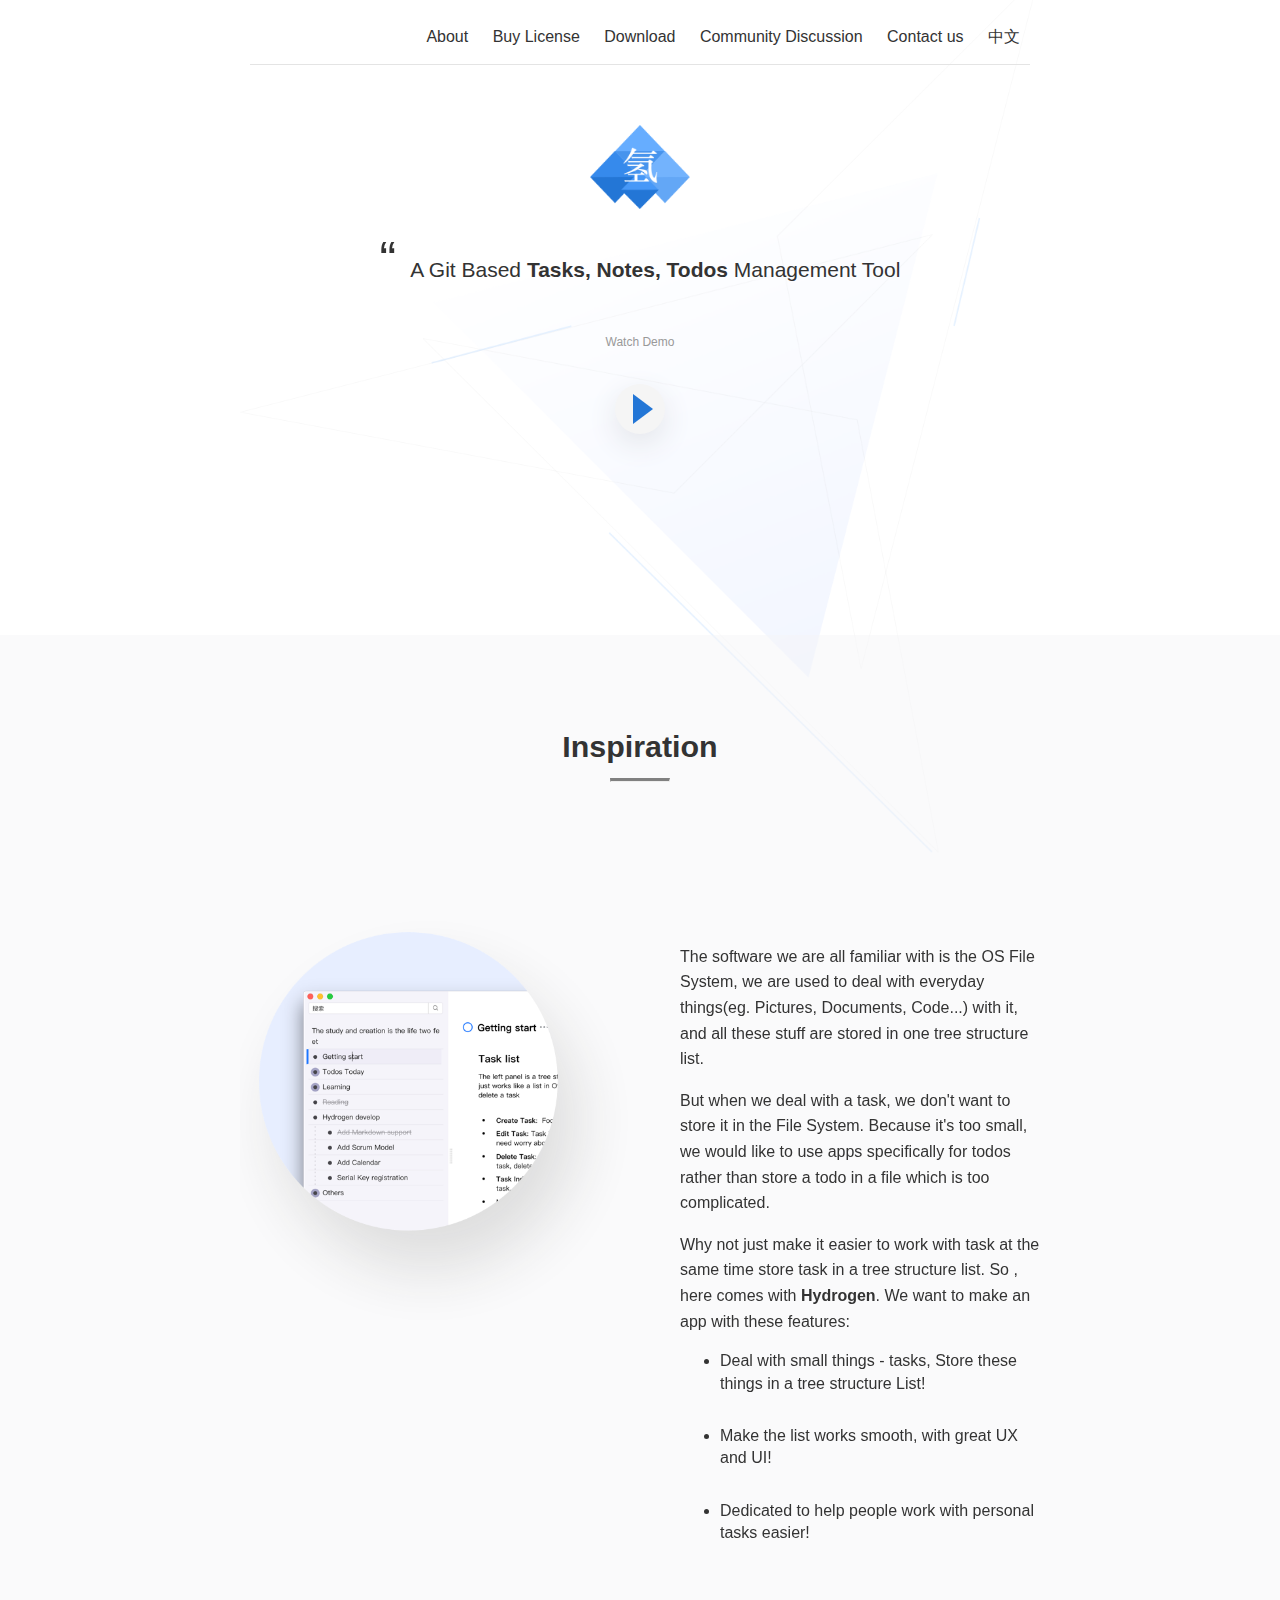
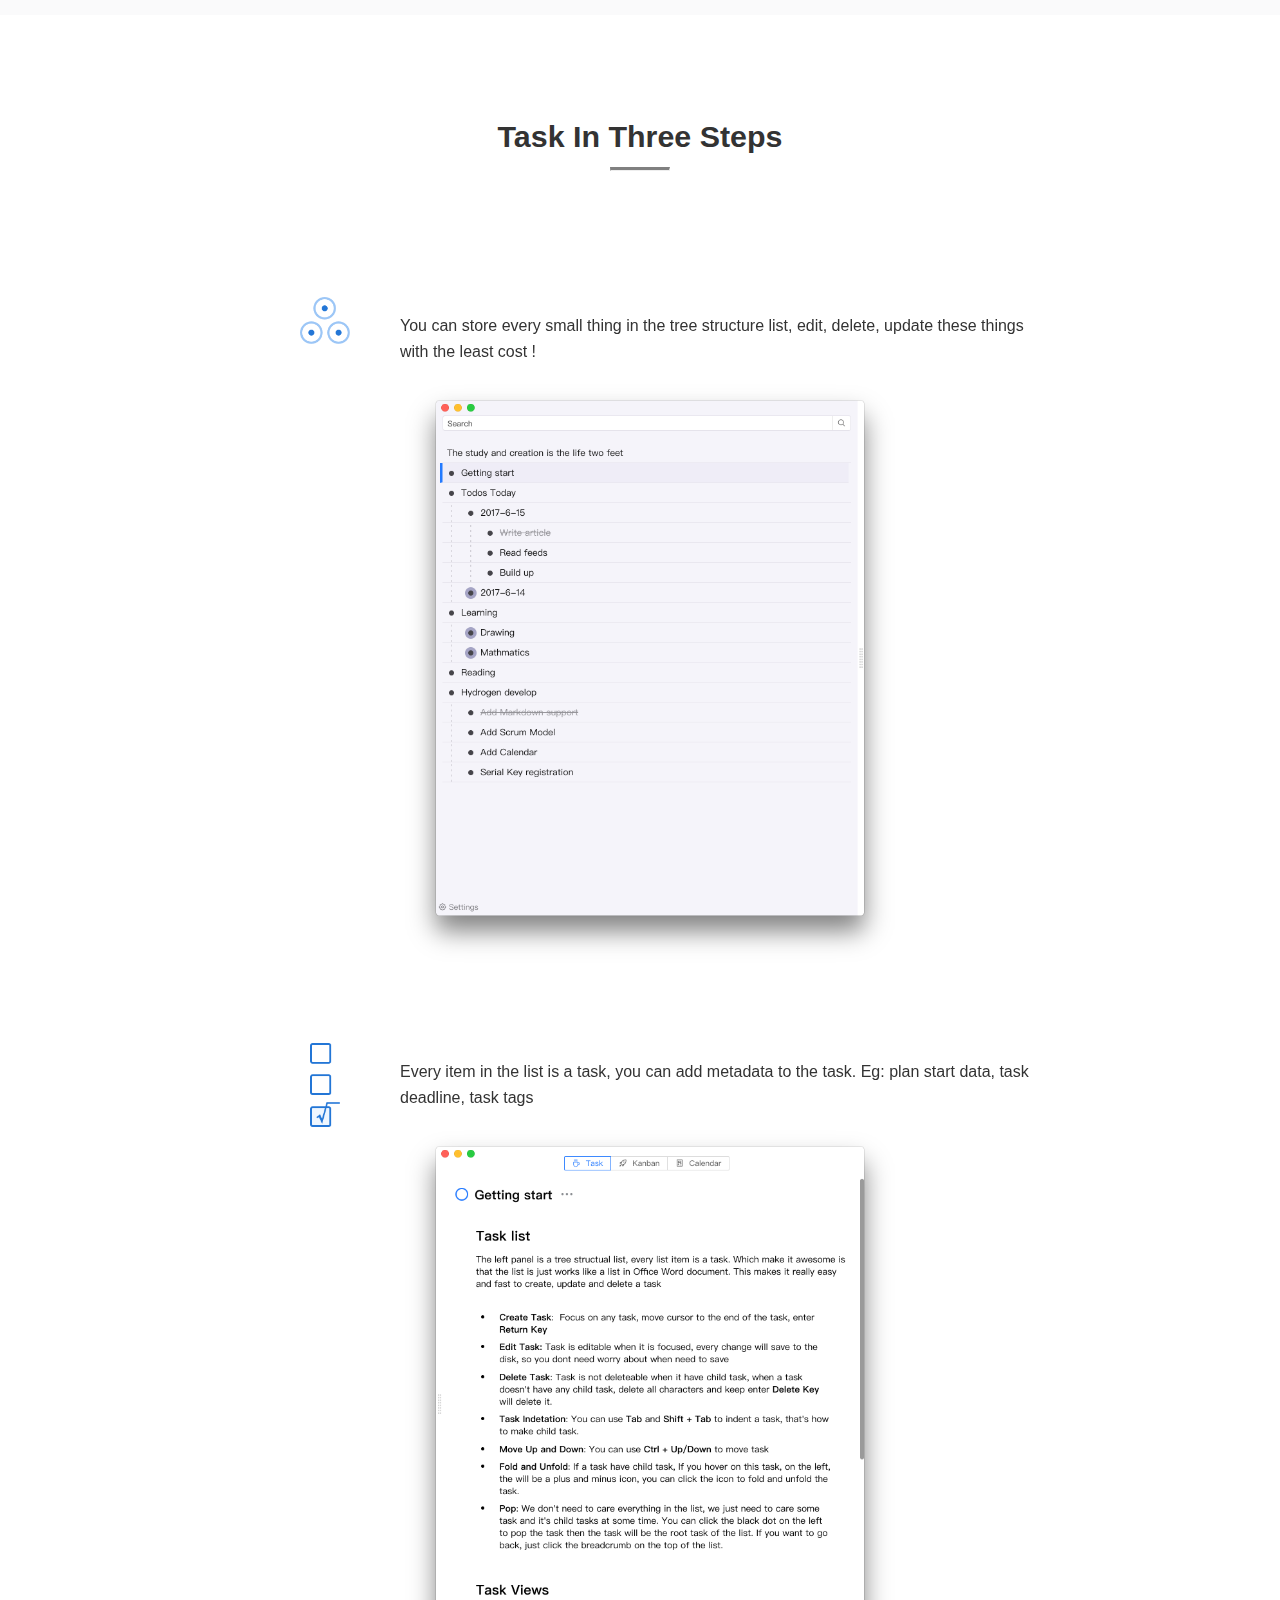
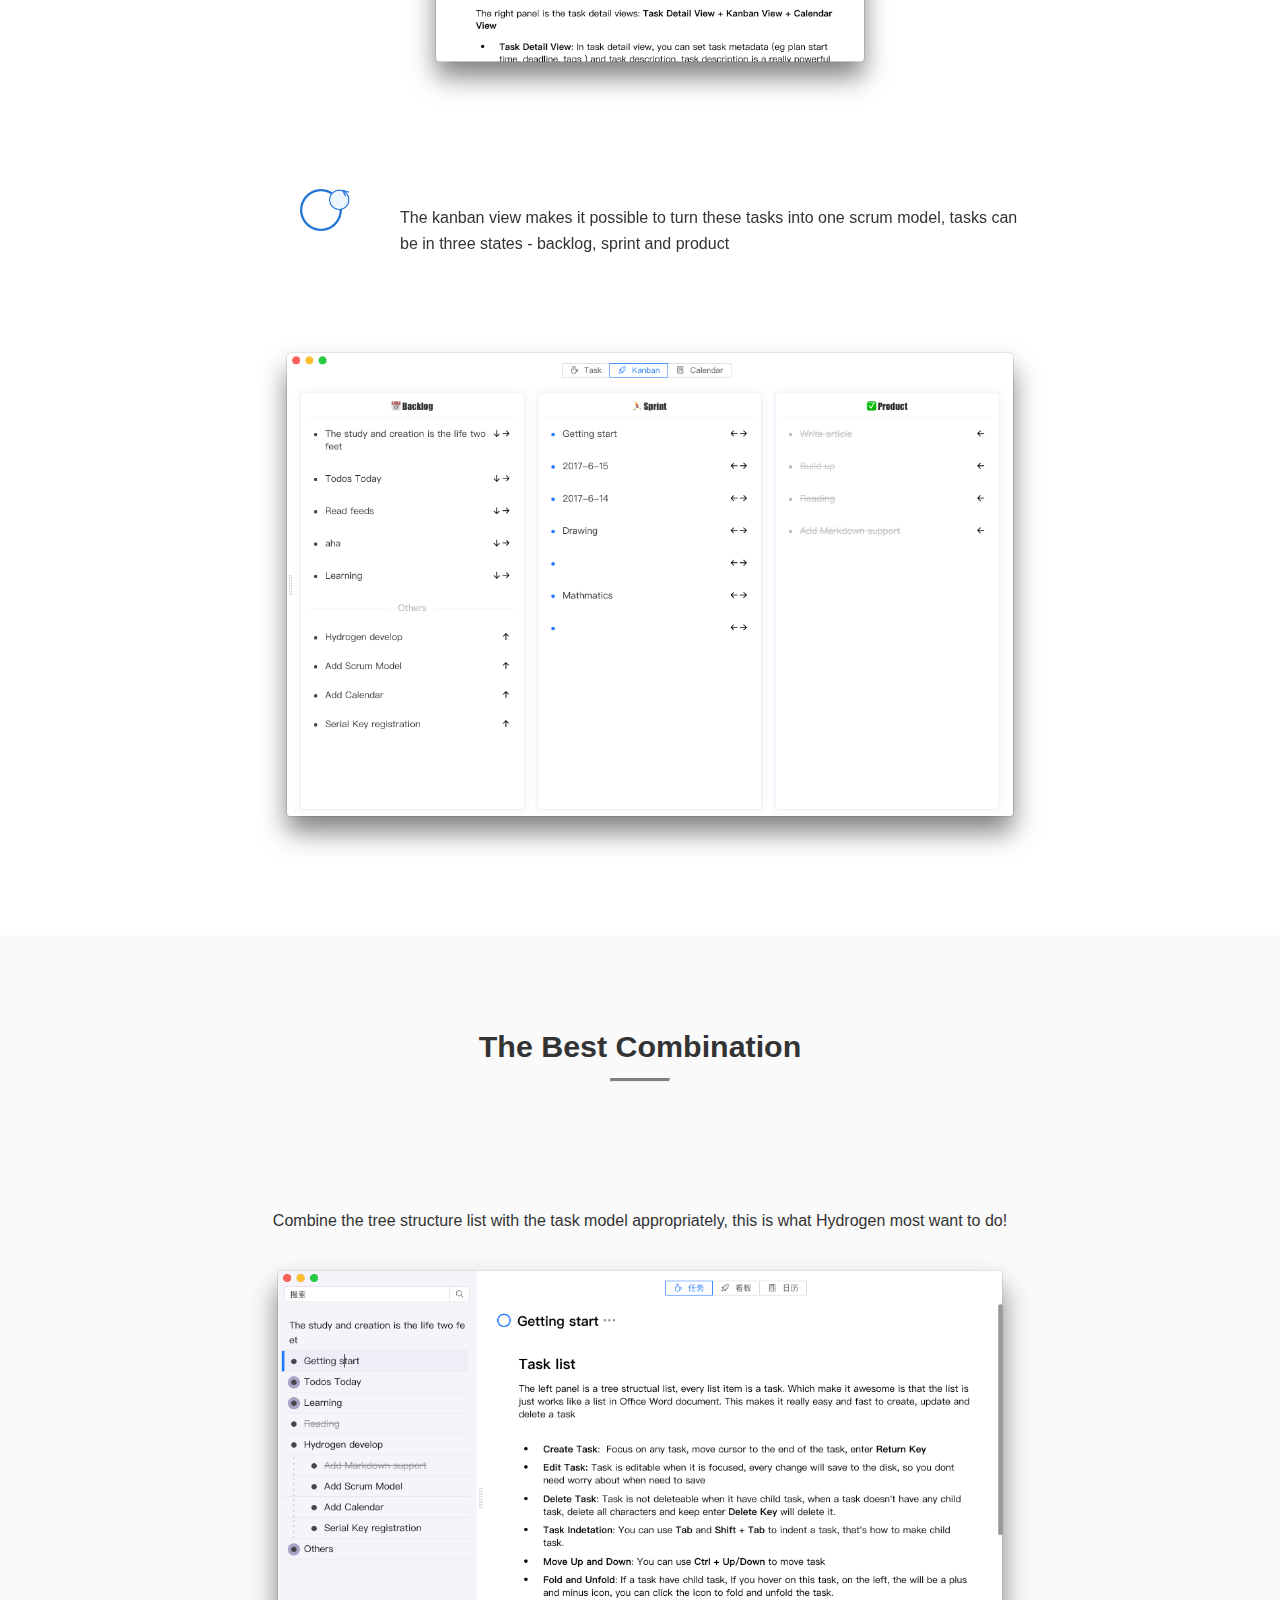
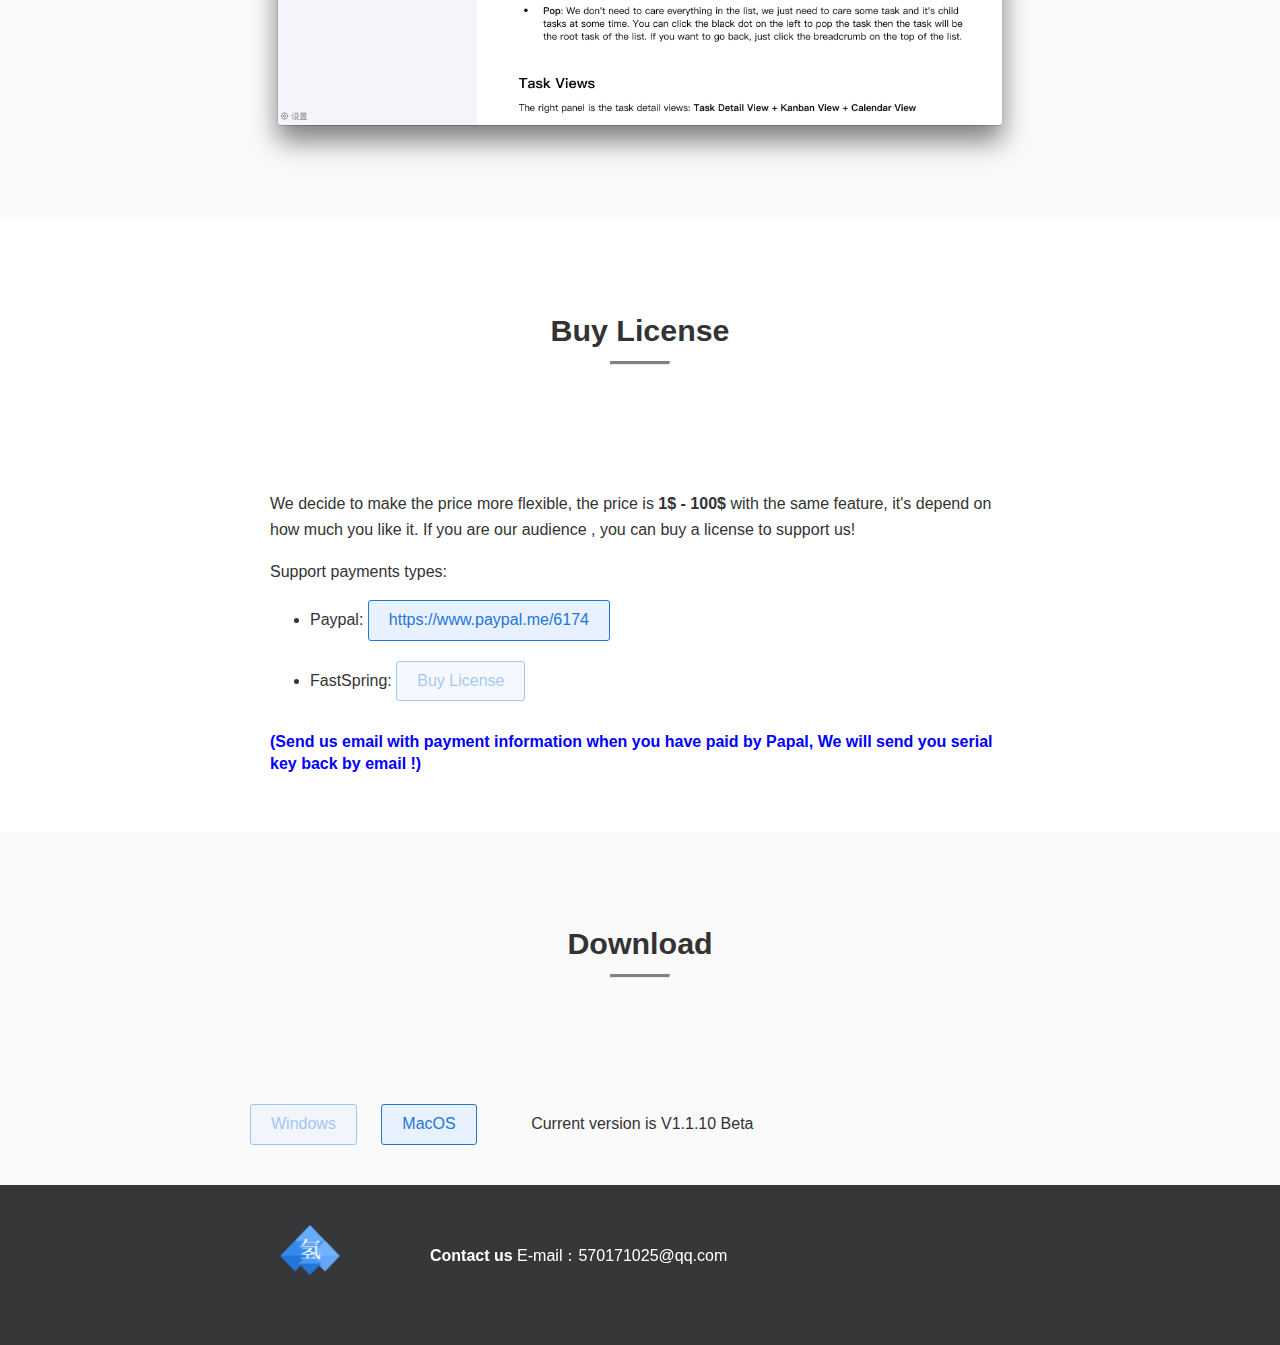
<file: index.html>
<html>
	<head>
		<title> origingroup </title>
		<meta charset="utf-8">
		<link rel="stylesheet" href="./css/normalize.css"/>
		<link rel="stylesheet" href="./css/block.css">
		<link rel="stylesheet" href="./css/main.css"/>

		<script>
			var locale = navigator.language;
			if (window.location.search.indexOf("locale=en-US") >= 0) {
				locale = "en-US";
			}

			if (locale === "zh-CN") {
				window.location.href = "./index.zh.html";
			}
		</script>

		<script>
			var _hmt = _hmt || [];
			(function() {
			  var hm = document.createElement("script");
			  hm.src = "https://hm.baidu.com/hm.js?aab3234c9d1f2dd779b074682b42eeb5";
			  var s = document.getElementsByTagName("script")[0]; 
			  s.parentNode.insertBefore(hm, s);
			})();

			_hmt.push(['_trackEvent', 'hydrogen', 'locale', navigator.language]);
		</script>

	</head>
	<body>
		<div class="container">
			<header>
				<div class="nav">
					<ul>
						<li><a href="#intro">About</a></li>
						<li><a href="#purchase">Buy License</a></li>
						<li><a href="#download">Download</a></li>
						<li><a href="https://github.com/origingroup/hydrogen/issues" target="_blank">Community Discussion</a></li>
						<li><a href="#footer">Contact us</a></li>
						<li> <a href="./index.zh.html">中文</a> </li>
					</ul>
				</div>
			</header>
			<article>
				<section class="branding" style="height: 560px;">
					<img class="logo" src="./imgs/logo.png" alt="logo"/>
					<div class="slogan">
						<span class="comma"> “ </span>
						A Git Based <b>Tasks, Notes, Todos</b> Management Tool
					</div>
					<img class="bg-img" alt="" src="./imgs/bg.png">
					<span style="color: #999; display: 'inline-block'; font-size: 12px; margin-top: 10px;">Watch Demo</span>

					<div class="player">
						<span class="play-button">
						</span>
					</div>
				</section>			
			</article>
		</div>

		<div id="intro" style="padding: 40px 0;" class="gray-bg">
			<section class="container">
				<h1 class="center">
					Inspiration
					<hr class="spliter"/>
				</h1>
				<div class="block">
					<div class="block content">
						<img src="./imgs-en/sec1-branding.png" width="400px">
					</div>
					<div class="block content" style="padding: 20px 0 0 40px;">
						<p>
							The software we are all familiar with is the OS File System, we are used to deal with everyday things(eg. Pictures, Documents, Code...) with it, and all these stuff are stored in one tree structure list. 

						</p>
						<p>
							But when we deal with a task, we don't want to store it in the File System. Because it's too small, we would like to use apps specifically for todos rather than store a todo in a file which is too complicated. 
						</p>

						<p>
							Why not just make it easier to work with task at the same time store task in a tree structure list. 

							So , here comes with <b>Hydrogen</b>. We want to make an app with these features:
						</p>

						<ul>
							<li>
								Deal with small things - tasks, Store these things in a tree structure List!
							</li>
							<li>
								Make the list works smooth, with great UX and UI!
							</li>
							<li>
								Dedicated to help people work with personal tasks easier!
							</li>
						</ul>
					</div>
				</div>
			</section>
		</div>


		<div style="padding: 40px 0;">
			<section class="container todo-steps">
				<h1 class="center">
					Task In Three Steps
					<hr class="spliter">
				</h1>

				<div class="block step">
					<div class="block shrink content center">
						<img src="./imgs/task-step-1.png" alt="">
					</div>
					<div class="block content">
						<p> 
							You can store every small thing in the tree structure list,   edit, delete, update these things with the least cost !
						</p>

						<p>
							<img style="width: 500px;" src="./imgs-en/left.png" alt="">
						</p>
					</div>
				</div>

				<div class="block step">
					<div class="block shrink content center">
						<img src="./imgs/task-step-2.png" style="position: relative; width: 30px;" alt="">
					</div>
					<div class="block content">
						<p>
							Every item in the list is a task, you can add metadata to the task. Eg: plan start data, task deadline, task tags
						</p>

						<p>
							<img style="width: 500px;" src="./imgs-en/detail.png" alt="">
						</p>
					</div>
				</div>

				<div class="block step">
					<div class="block shrink content center">
						<img src="./imgs/task-step-3.png" alt="">
					</div>
					<div class="block content">
						<p>
							The kanban view makes it possible to turn these tasks into one scrum model, tasks can be in three states - backlog, sprint and product
						</p>
					</div>
				</div>

				<p>
					<img style="width: 800px;" src="./imgs-en/kanban.png" alt="">
				</p>
			</section>
		</div>

		
		<div style="padding: 40px 0;" class="gray-bg">
			<section class="container">
				<h1 class="center">
					The Best Combination
					<hr class="spliter"/>
				</h1>
				
				<p class="center">
					Combine the tree structure list with the task model appropriately, this is what Hydrogen most want to do!
				</p>
				<img width="800px" src="./imgs-en/main.png" alt="">
			</section>
		</div>

		<div id="purchase" style="padding: 40px 0;">
			<section class="container" style="padding: 0 30px;">
				<h1 class="center">
					Buy License
					<hr class="spliter"/>
				</h1>

				<p>
					We decide to make the price more flexible, the price is <b>1$ - 100$</b> with the same feature, it's depend on how much you like it. If you are our audience , you can buy a license to support us!
					 
				</p>

				<p>
					Support payments types:
					
					<ul>
						<li style="margin-bottom: 20px;">
							Paypal: <button class="button" id="PaypalButton" taget="_blank" />https://www.paypal.me/6174</button>
						</li>
						<li>
							FastSpring: <button class="disabled"> Buy License </button>
						</li>
					</ul>

					<b style="color: blue;">(Send us email with payment information when you have paid by Papal, We will send you serial key back by email !)</b>
				</p>
		</div>

		<div id="download" style="padding: 40px 0;" class="gray-bg">
			<section class="container" style="padding: 0 10px;">
				<h1 class="center">
					Download
					<hr class="spliter"/>
				</h1>

				<div class="">
					<button class="disabled">
						Windows
					</button>
					
					<button id="DownloadMacButton">
						MacOS
					</button>

					<span style="margin-left: 30px;">Current version is V1.1.10 Beta</span>
				</div>
			</section>
		</div>

		<footer id="footer">
			<div class="container" style="padding: 40px;">
				<div class="block">
					<div class="block shrink content" style="width: 150px;">
						<img src="./imgs/logo.png" width="60px" alt="">
					</div>
					<div class="block content" style="padding-top: 20px;">
						<b>Contact us</b> E-mail：570171025@qq.com
					</div>
				</div>
			</div>
		</footer>

		<script>
			var $DownloadMacButton = document.getElementById("DownloadMacButton")
			var $PaypalButton = document.getElementById("PaypalButton");

			$DownloadMacButton.onclick = function () {
				if (_hmt) {
					_hmt.push(['_trackEvent', 'hydrogen', 'download', 'mac']);
				}
				window.open("https://github.com/origingroup/hydrogen/releases", "_blank")
			}

			$PaypalButton.onclick = function() {
				if (_hmt) {
					_hmt.push(['_trackEvent', 'hydrogen', 'buy', 'paypal']);
				}
				window.open("https://www.paypal.me/6174", "_blank")
			}

		</script>
	</body>
</html>
</file>
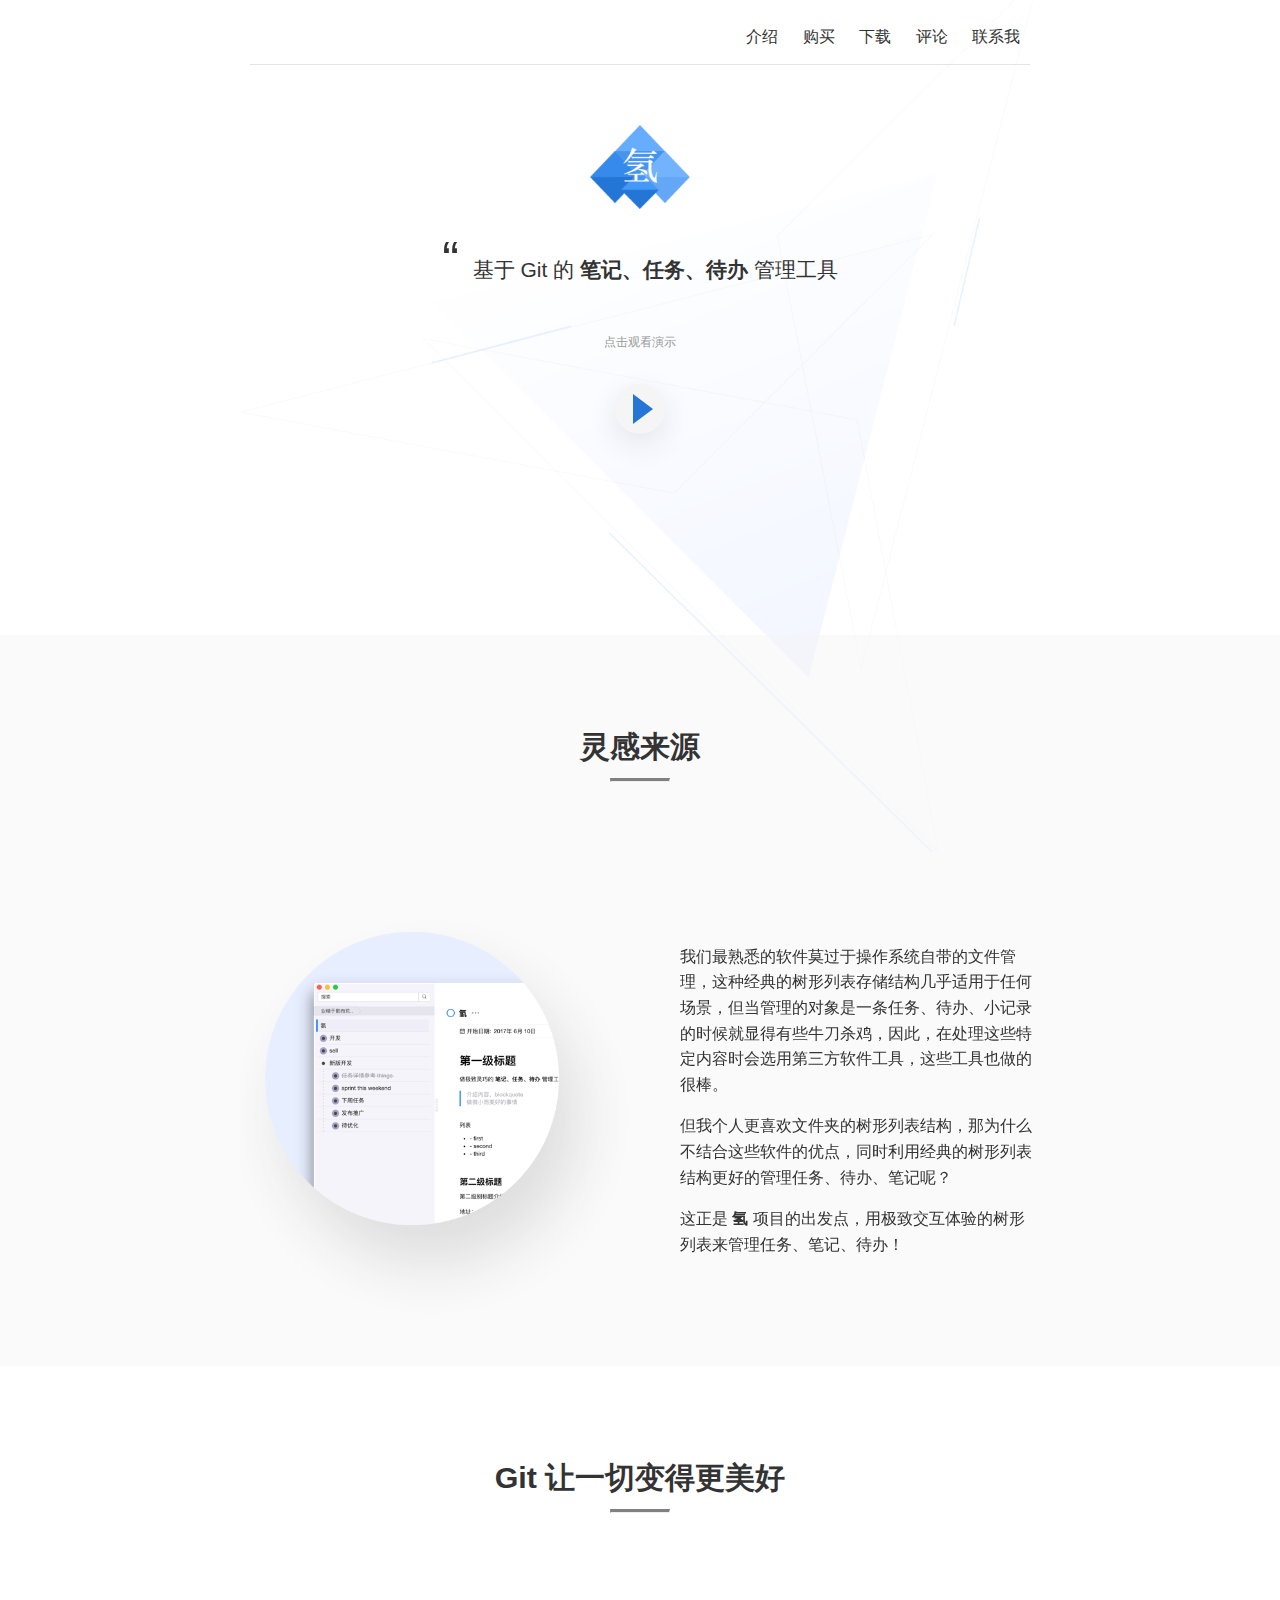
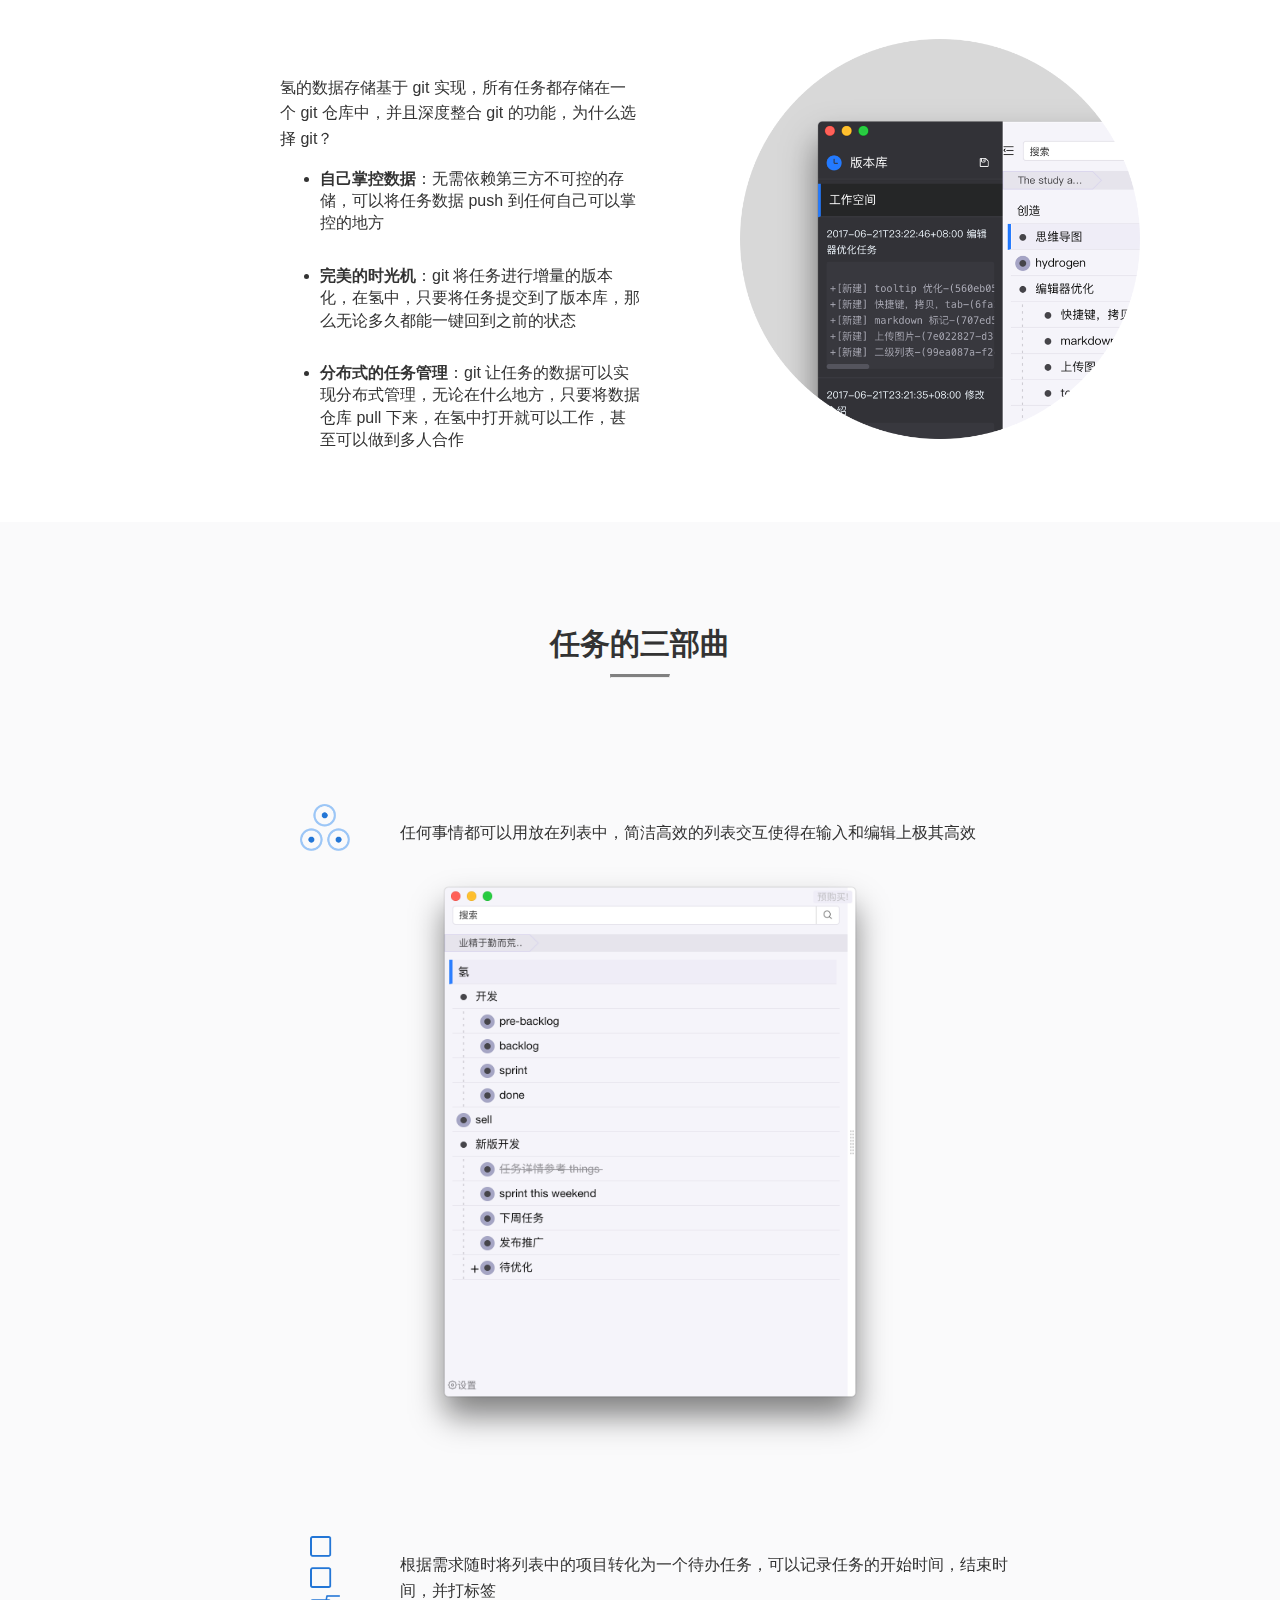
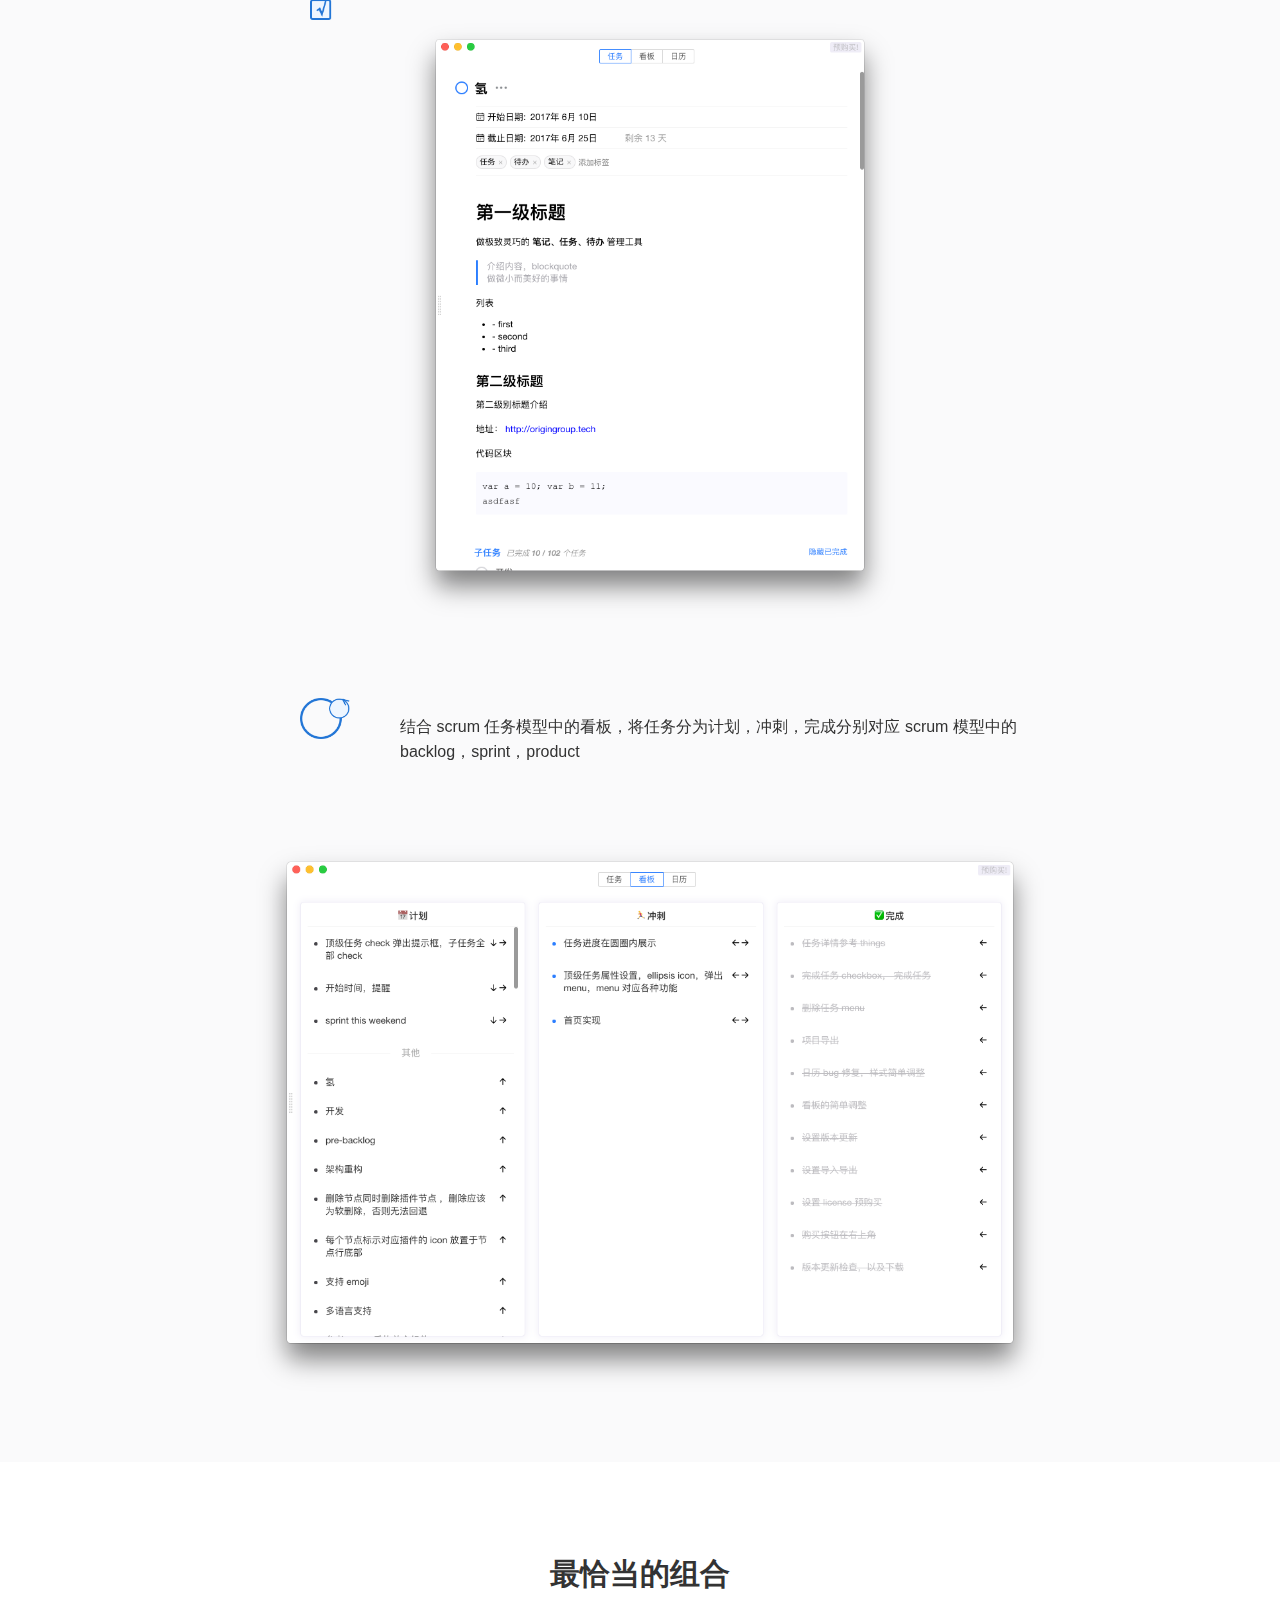
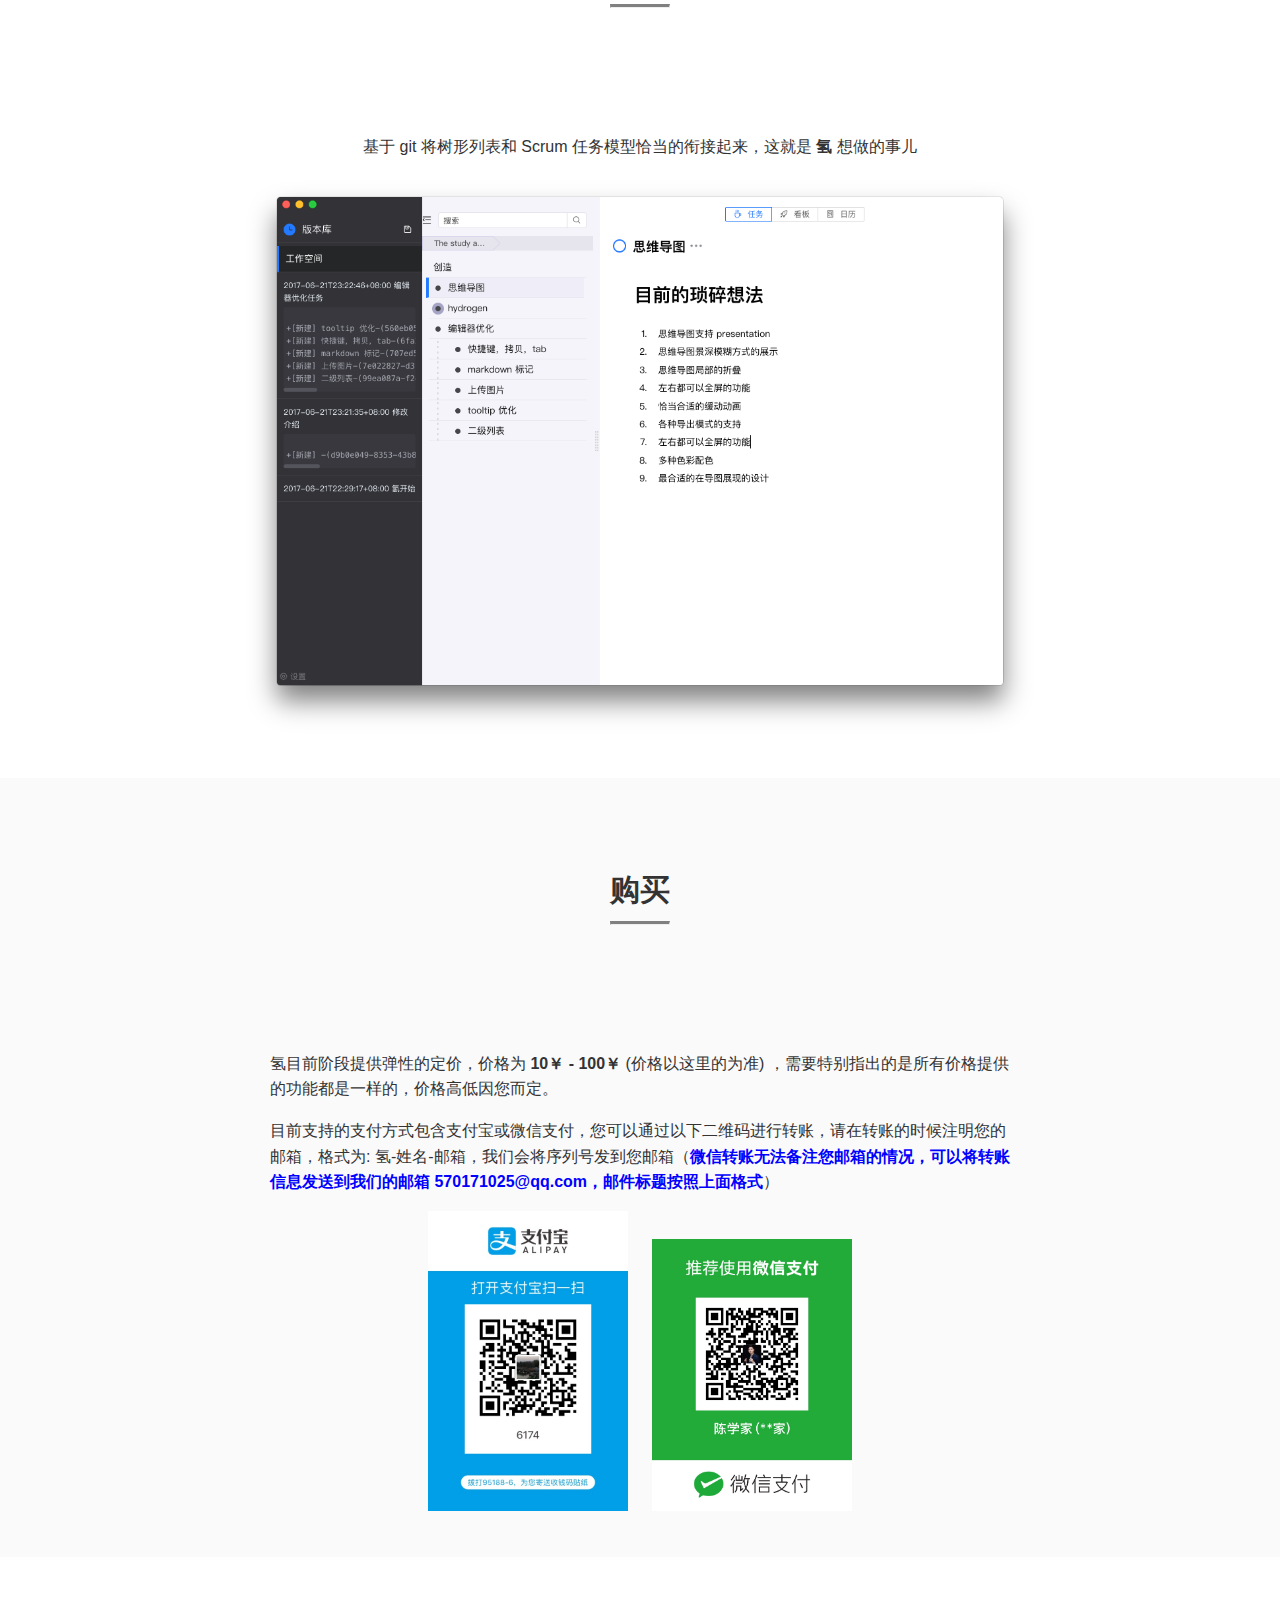
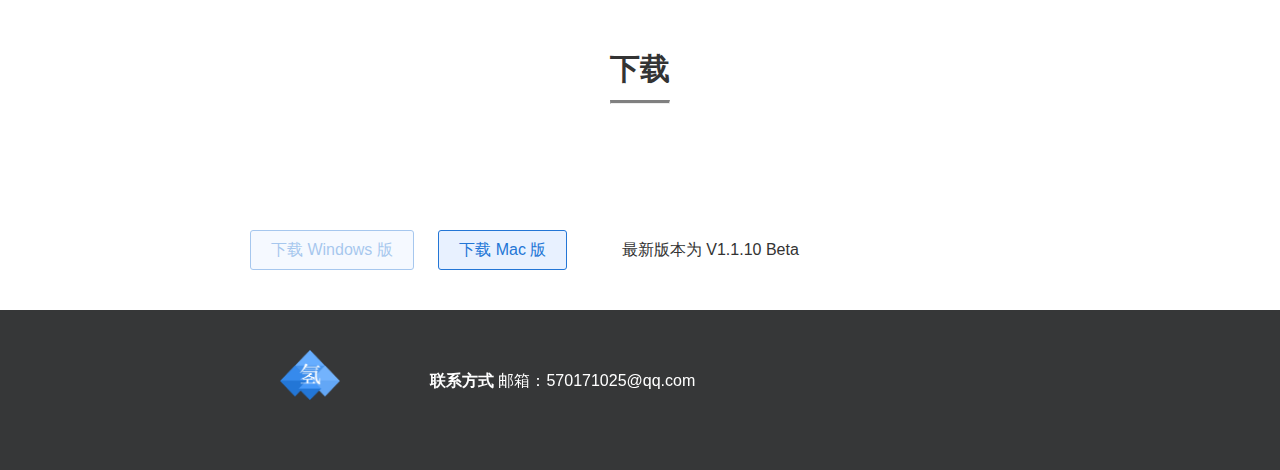
<file: index.zh.html>
<html>
	<head>
		<title> origingroup </title>
		<meta charset="utf-8">
		<link rel="stylesheet" href="./css/normalize.css"/>
		<link rel="stylesheet" href="./css/block.css">
		<link rel="stylesheet" href="./css/main.css"/>

		<script>
		var _hmt = _hmt || [];
		(function() {
		  var hm = document.createElement("script");
		  hm.src = "https://hm.baidu.com/hm.js?aab3234c9d1f2dd779b074682b42eeb5";
		  var s = document.getElementsByTagName("script")[0]; 
		  s.parentNode.insertBefore(hm, s);
		})();
		</script>
	</head>
	<body>
		<div class="container">
			<header>
				<div class="nav">
					<ul>
						<li><a href="#intro">介绍</a></li>
						<li><a href="#purchase">购买</a></li>
						<li><a href="#download">下载</a></li>
						<li><a href="https://github.com/origingroup/hydrogen/issues" target="_blank">评论</a></li>
						<li><a href="#footer">联系我</a></li>
					</ul>
				</div>
			</header>
			<article>
				<section class="branding" style="height: 560px;">
					<img class="logo" src="./imgs/logo.png" alt="logo"/>
					<div class="slogan">
						<span class="comma"> “ </span>
						基于 Git 的 <b>笔记、任务、待办</b> 管理工具
					</div>
					<img class="bg-img" alt="" src="./imgs/bg.png">
					<span style="color: #999; display: 'inline-block'; font-size: 12px; margin-top: 10px;">点击观看演示</span>

					<div class="player">
						<span class="play-button">
						</span>
					</div>
				</section>			
			</article>
		</div>

		<div id="intro" style="padding: 40px 0;" class="gray-bg">
			<section class="container">
				<h1 class="center">
					灵感来源
					<hr class="spliter"/>
				</h1>
				<div class="block">
					<div class="block content">
						<img src="./imgs/sec1-branding.png" width="400px">
					</div>
					<div class="block content" style="padding: 20px 0 0 40px;">
						<p>
							我们最熟悉的软件莫过于操作系统自带的文件管理，这种经典的树形列表存储结构几乎适用于任何场景，但当管理的对象是一条任务、待办、小记录的时候就显得有些牛刀杀鸡，因此，在处理这些特定内容时会选用第三方软件工具，这些工具也做的很棒。
						</p>
						<p> 但我个人更喜欢文件夹的树形列表结构，那为什么不结合这些软件的优点，同时利用经典的树形列表结构更好的管理任务、待办、笔记呢？
						 </p>
						<p>
							这正是 <b>氢</b> 项目的出发点，用极致交互体验的树形列表来管理任务、笔记、待办！
						</p>
					</div>
				</div>
			</section>
		</div>

		<div id="intro2" style="padding: 40px 0;">
			<section class="container">
				<h1 class="center">
					Git 让一切变得更美好
					<hr class="spliter"/>
				</h1>
				<div class="block">
					<div class="block content" style="padding: 20px 0 0 40px;">
						<p>
							氢的数据存储基于 git 实现，所有任务都存储在一个 git 仓库中，并且深度整合 git 的功能，为什么选择 git？
						</p>
						<ul>
							<li>
								<b>自己掌控数据</b>：无需依赖第三方不可控的存储，可以将任务数据 push 到任何自己可以掌控的地方
							</li>
							<li>
								<b>完美的时光机</b>：git 将任务进行增量的版本化，在氢中，只要将任务提交到了版本库，那么无论多久都能一键回到之前的状态
							</li>
							<li>
								<b>分布式的任务管理</b>：git 让任务的数据可以实现分布式管理，无论在什么地方，只要将数据仓库 pull 下来，在氢中打开就可以工作，甚至可以做到多人合作
							</li>
						</ul>

					</div>
					<div class="block content">
						<img style="position: relative; left: 100px;" src="./imgs/history.png" width="400px">
					</div>
				</div>
			</section>
		</div>


		<div style="padding: 40px 0;" class="gray-bg">
			<section class="container todo-steps">
				<h1 class="center">
					任务的三部曲
					<hr class="spliter">
				</h1>

				<div class="block step">
					<div class="block shrink content center">
						<img src="./imgs/task-step-1.png" alt="">
					</div>
					<div class="block content">
						<p>任何事情都可以用放在列表中，简洁高效的列表交互使得在输入和编辑上极其高效</p>

						<p>
							<img style="width: 500px;" src="./imgs/flowy.png" alt="">
						</p>
					</div>
				</div>

				<div class="block step">
					<div class="block shrink content center">
						<img src="./imgs/task-step-2.png" style="position: relative; width: 30px;" alt="">
					</div>
					<div class="block content">
						<p>根据需求随时将列表中的项目转化为一个待办任务，可以记录任务的开始时间，结束时间，并打标签</p>

						<p>
							<img style="width: 500px;" src="./imgs/detail.png" alt="">
						</p>
					</div>
				</div>

				<div class="block step">
					<div class="block shrink content center">
						<img src="./imgs/task-step-3.png" alt="">
					</div>
					<div class="block content">
						<p>结合 scrum 任务模型中的看板，将任务分为计划，冲刺，完成分别对应 scrum 模型中的 backlog，sprint，product</p>
					</div>
				</div>

				<p>
					<img style="width: 800px;" src="./imgs/kanban.png" alt="">
				</p>
			</section>
		</div>

		
		<div style="padding: 40px 0;" >
			<section class="container">
				<h1 class="center">
					最恰当的组合	
					<hr class="spliter"/>
				</h1>
				
				<p class="center">
					基于 git 将树形列表和 Scrum 任务模型恰当的衔接起来，这就是 <b>氢</b> 想做的事儿
				</p>
				<img width="800px" src="./imgs/main.png" alt="">
			</section>
		</div>

		<div id="purchase" style="padding: 40px 0;" class="gray-bg">
			<section class="container" style="padding: 0 30px;">
				<h1 class="center">
					购买
					<hr class="spliter"/>
				</h1>

				<p>
					氢目前阶段提供弹性的定价，价格为 <b> 10￥ - 100￥</b> (价格以这里的为准) ，需要特别指出的是所有价格提供的功能都是一样的，价格高低因您而定。
				</p>

				<p>
					目前支持的支付方式包含支付宝或微信支付，您可以通过以下二维码进行转账，请在转账的时候注明您的邮箱，格式为: 氢-姓名-邮箱，我们会将序列号发到您邮箱（<b style="color: blue;">微信转账无法备注您邮箱的情况，可以将转账信息发送到我们的邮箱 570171025@qq.com，邮件标题按照上面格式</b>）
				</p>
				
				<div class="payments" style="text-align: center;">
					<img src="./imgs/alipay.jpeg" style="width: 200px; margin-right: 20px;"/>
					<img src="./imgs/wechat.jpeg" style="width: 200px;"/>
				</div>				

		</div>

		<div id="download" style="padding: 40px 0;">
			<section class="container" style="padding: 0 10px;">
				<h1 class="center">
					下载	
					<hr class="spliter"/>
				</h1>

				<div class="">
					<button class="disabled">
						下载 Windows 版
					</button>
					
					<button id="DownloadMacButton">
						下载 Mac 版
					</button>

					<span style="margin-left: 30px;">最新版本为 V1.1.10 Beta</span>
				</div>
			</section>
		</div>

		<footer id="footer">
			<div class="container" style="padding: 40px;">
				<div class="block">
					<div class="block shrink content" style="width: 150px;">
						<img src="./imgs/logo.png" width="60px" alt="">
					</div>
					<div class="block content" style="padding-top: 20px;">
						<b>联系方式</b> 邮箱：570171025@qq.com
					</div>
				</div>
			</div>
		</footer>

		<script>
			var $DownloadMacButton = document.getElementById("DownloadMacButton")
			$DownloadMacButton.onclick = function () {
				if (_hmt) {
					_hmt.push(['_trackEvent', 'hydrogen', 'download', 'mac']);
				}
				window.open("https://github.com/origingroup/hydrogen/releases", "_blank")
			}
		</script>
	</body>
</html>
</file>
<file: css/block.css>
.block {
    display: -webkit-box;
    display: -webkit-flex;
    display: -ms-flexbox;
    display: flex;
    max-width: 100%;
    position: relative;
    height: auto;
    overflow-scrolling: touch;
    -webkit-box-flex: 1;
    -webkit-flex: 1 1 0;
    -ms-flex: 1 1 0;
    flex: 1 1 0;
    -webkit-box-orient: horizontal;
    -webkit-box-direction: normal;
    -webkit-flex-direction: row;
    -ms-flex-direction: row;
    flex-direction: row;
    -webkit-flex-wrap: wrap;
    -ms-flex-wrap: wrap;
    flex-wrap: wrap;
    -webkit-box-ordinal-group: 1;
    -webkit-order: 0;
    -ms-flex-order: 0;
    order: 0;
    -webkit-backface-visibility: hidden;
    backface-visibility: hidden
}
.block.vertical {
    -webkit-box-orient: vertical;
    -webkit-box-direction: normal;
    -webkit-flex-direction: column;
    -ms-flex-direction: column;
    flex-direction: column
}
.block.vertical.reverse {
    -webkit-box-orient: vertical;
    -webkit-box-direction: reverse;
    -webkit-flex-direction: column-reverse;
    -ms-flex-direction: column-reverse;
    flex-direction: column-reverse
}
.block.horizental {
    -webkit-box-orient: horizontal;
    -webkit-box-direction: normal;
    -webkit-flex-direction: row;
    -ms-flex-direction: row;
    flex-direction: row
}
.block.horizental.reverse {
    -webkit-box-orient: horizontal;
    -webkit-box-direction: reverse;
    -webkit-flex-direction: row-reverse;
    -ms-flex-direction: row-reverse;
    flex-direction: row-reverse
}
.block.justify-content-start {
    -webkit-box-pack: start;
    -webkit-justify-content: flex-start;
    -ms-flex-pack: start;
    justify-content: flex-start
}
.block.justify-content-end {
    -webkit-box-pack: end;
    -webkit-justify-content: flex-end;
    -ms-flex-pack: end;
    justify-content: flex-end
}
.block.justify-content-center {
    -webkit-box-pack: center;
    -webkit-justify-content: center;
    -ms-flex-pack: center;
    justify-content: center
}
.block.justify-content-between {
    -webkit-box-pack: justify;
    -webkit-justify-content: space-between;
    -ms-flex-pack: justify;
    justify-content: space-between
}
.block.justify-content-around {
    -webkit-justify-content: space-around;
    -ms-flex-pack: distribute;
    justify-content: space-around
}
.block.align-items-start {
    -webkit-box-align: start;
    -webkit-align-items: flex-start;
    -ms-flex-align: start;
    align-items: flex-start
}
.block.align-items-end {
    -webkit-box-align: end;
    -webkit-align-items: flex-end;
    -ms-flex-align: end;
    align-items: flex-end
}
.block.align-items-center {
    -webkit-box-align: center;
    -webkit-align-items: center;
    -ms-flex-align: center;
    align-items: center
}
.block.align-items-stretch {
    -webkit-box-align: stretch;
    -webkit-align-items: stretch;
    -ms-flex-align: stretch;
    align-items: stretch
}
.block.align-self-start {
    -webkit-align-self: flex-start;
    -ms-flex-item-align: start;
    align-self: flex-start
}
.block.align-self-end {
    -webkit-align-self: flex-end;
    -ms-flex-item-align: end;
    align-self: flex-end
}
.block.align-self-center {
    -webkit-align-self: center;
    -ms-flex-item-align: center;
    align-self: center
}
.block.align-self-stretch {
    -webkit-box-align: stretch;
    -webkit-align-items: stretch;
    -ms-flex-align: stretch;
    align-items: stretch
}
.block.center {
    -webkit-box-pack: center;
    -webkit-justify-content: center;
    -ms-flex-pack: center;
    justify-content: center;
    -webkit-box-align: center;
    -webkit-align-items: center;
    -ms-flex-align: center;
    align-items: center
}
.block.shrink {
    -webkit-box-flex: 0;
    -webkit-flex: 0 0 auto;
    -ms-flex: 0 0 auto;
    flex: 0 0 auto
}
.block.inline {
    width: 0
}
.block.content {
    display: block
}
.block, .block *, .block:after, .block:before {
    box-sizing: border-box
}
.grid {
    box-sizing: border-box;
    behavior: url(//g.tbcdn.cn/mui/flex/3.0.7/boxsizing.htc);
    *zoom: 1
}
.grid:before, .grid:after {
    display: table;
    content: ""
}
.grid:after {
    clear: both
}
.grid .grid-12 {
    position: relative;
    display: block;
    max-width: 100%;
    width: 100%;
    float: left;
    box-sizing: border-box;
    behavior: url(//g.tbcdn.cn/mui/flex/3.0.7/boxsizing.htc)
}
.grid .grid-11 {
    position: relative;
    display: block;
    max-width: 91.66666667%;
    width: 91.66666667%;
    float: left;
    box-sizing: border-box;
    behavior: url(//g.tbcdn.cn/mui/flex/3.0.7/boxsizing.htc)
}
.grid .grid-10 {
    position: relative;
    display: block;
    max-width: 83.33333333%;
    width: 83.33333333%;
    float: left;
    box-sizing: border-box;
    behavior: url(//g.tbcdn.cn/mui/flex/3.0.7/boxsizing.htc)
}
.grid .grid-9 {
    position: relative;
    display: block;
    max-width: 75%;
    width: 75%;
    float: left;
    box-sizing: border-box;
    behavior: url(//g.tbcdn.cn/mui/flex/3.0.7/boxsizing.htc)
}
.grid .grid-8 {
    position: relative;
    display: block;
    max-width: 66.66666667%;
    width: 66.66666667%;
    float: left;
    box-sizing: border-box;
    behavior: url(//g.tbcdn.cn/mui/flex/3.0.7/boxsizing.htc)
}
.grid .grid-7 {
    position: relative;
    display: block;
    max-width: 58.33333333%;
    width: 58.33333333%;
    float: left;
    box-sizing: border-box;
    behavior: url(//g.tbcdn.cn/mui/flex/3.0.7/boxsizing.htc)
}
.grid .grid-6 {
    position: relative;
    display: block;
    max-width: 50%;
    width: 50%;
    float: left;
    box-sizing: border-box;
    behavior: url(//g.tbcdn.cn/mui/flex/3.0.7/boxsizing.htc)
}
.grid .grid-5 {
    position: relative;
    display: block;
    max-width: 41.66666667%;
    width: 41.66666667%;
    float: left;
    box-sizing: border-box;
    behavior: url(//g.tbcdn.cn/mui/flex/3.0.7/boxsizing.htc)
}
.grid .grid-4 {
    position: relative;
    display: block;
    max-width: 33.33333333%;
    width: 33.33333333%;
    float: left;
    box-sizing: border-box;
    behavior: url(//g.tbcdn.cn/mui/flex/3.0.7/boxsizing.htc)
}
.grid .grid-3 {
    position: relative;
    display: block;
    max-width: 25%;
    width: 25%;
    float: left;
    box-sizing: border-box;
    behavior: url(//g.tbcdn.cn/mui/flex/3.0.7/boxsizing.htc)
}
.grid .grid-2 {
    position: relative;
    display: block;
    max-width: 16.66666667%;
    width: 16.66666667%;
    float: left;
    box-sizing: border-box;
    behavior: url(//g.tbcdn.cn/mui/flex/3.0.7/boxsizing.htc)
}
.grid .grid-1 {
    position: relative;
    display: block;
    max-width: 8.33333333%;
    width: 8.33333333%;
    float: left;
    box-sizing: border-box;
    behavior: url(//g.tbcdn.cn/mui/flex/3.0.7/boxsizing.htc)
}
</file>
<file: css/main.css>
html, body {
	font: 16px 'Helvetica Neue', Helvetica, Arial, sans-serif;
	line-height: 1.4em;
	color: #333;
	-webkit-font-smoothing: antialiased;
	-moz-font-smoothing: antialiased;
	font-smoothing: antialiased;
	background: transparent;
}

html, body * {
	box-sizing: border-box;
}

.container {
	width: 100%;
	max-width: 800px;
	margin: auto;
}

/**
 * navigation
 */
.nav {
	text-align: right;
	margin: 10px;
	border-bottom: solid 1px #e4e4e4;
	z-index: 10;
}
.nav ul {
	display: inline-block;
}
.nav ul li {
	display: inline-block;
	margin: 0 10px !important;
	list-style: none;
	cursor: default;
}
.nav ul li a {
	color: #333;
	text-decoration: none;
	transition: all .4s ease;
}

.nav ul li a:hover{
	color: #2376D6;
}

.container ul li {
	margin-bottom: 30px;
}

/**
 * branding
 */

.branding {
	text-align: center;
	position: relative;
}

.bg-img {
  position: absolute;
  top: -100px;
  width: 800px;
  left: 50%;
  opacity: .4;
  margin-left: -400px;
  z-index: -1;
}

.in-one {
	width: 1000px;
	margin-top: 60px;
	margin-left: -100px;
}

.branding .logo {
	width: 100px;
	margin-top: 50px;
	margin-bottom: 40px;
}

.branding .slogan .comma {
	font-size: 50px;
}
.branding .slogan {
	font-size: 21px;
	margin-bottom: 50px;
}


h1 {
  font-size: 1.9rem;
  font-weight: normal;
  margin-bottom: 126px;
  margin-top: 60px;
  font-weight: bolder;
}

p {
  color: #333;
  line-height: 1.6em;
}

.play-button {
	width: 50px;
	height: 50px;
	display: inline-block;
	border-radius: 50px;
	background: whitesmoke;
	box-shadow: 0 10px 30px #e3e5ea;
	margin-top: 30px;
	position: relative;
	line-height: 50px;
}
.play-button:after {
	content: "";
	display: inline-block;
	position: relative;
	top: 10px;
	left: 3px;
	border-top: solid 15px transparent;
	border-bottom: solid 15px transparent;
	border-left: solid 20px #2376D6;
}

.center {
	text-align: center;
}

.spliter {
	border-top: solid 3px;
	width: 60px;
	margin: auto;
	margin-top: 20px;
}

.todo-steps {
	padding: 10px;
}
.todo-steps .step {
	margin-bottom: 60px;
}
.todo-steps .step .block.shrink{
	width: 150px;
}

.gray-bg {
	background: rgba(245, 245, 246, 0.49);
}

.todo-steps .step .block.shrink img {
	width: 50px;
}

button, .button {
	padding: 10px 20px;
	border-radius: 3px;
	border: solid 1px #2376D6;
	color: #2376D6;
	background: #e8f1ff;
	outline: none !important;
	margin-right: 20px;
} 

button.disabled {
	opacity: .4;
	cursor: no-drop;
}


footer {
	background: #363738;
	color: white;
	height: 160px;
}
</file>
